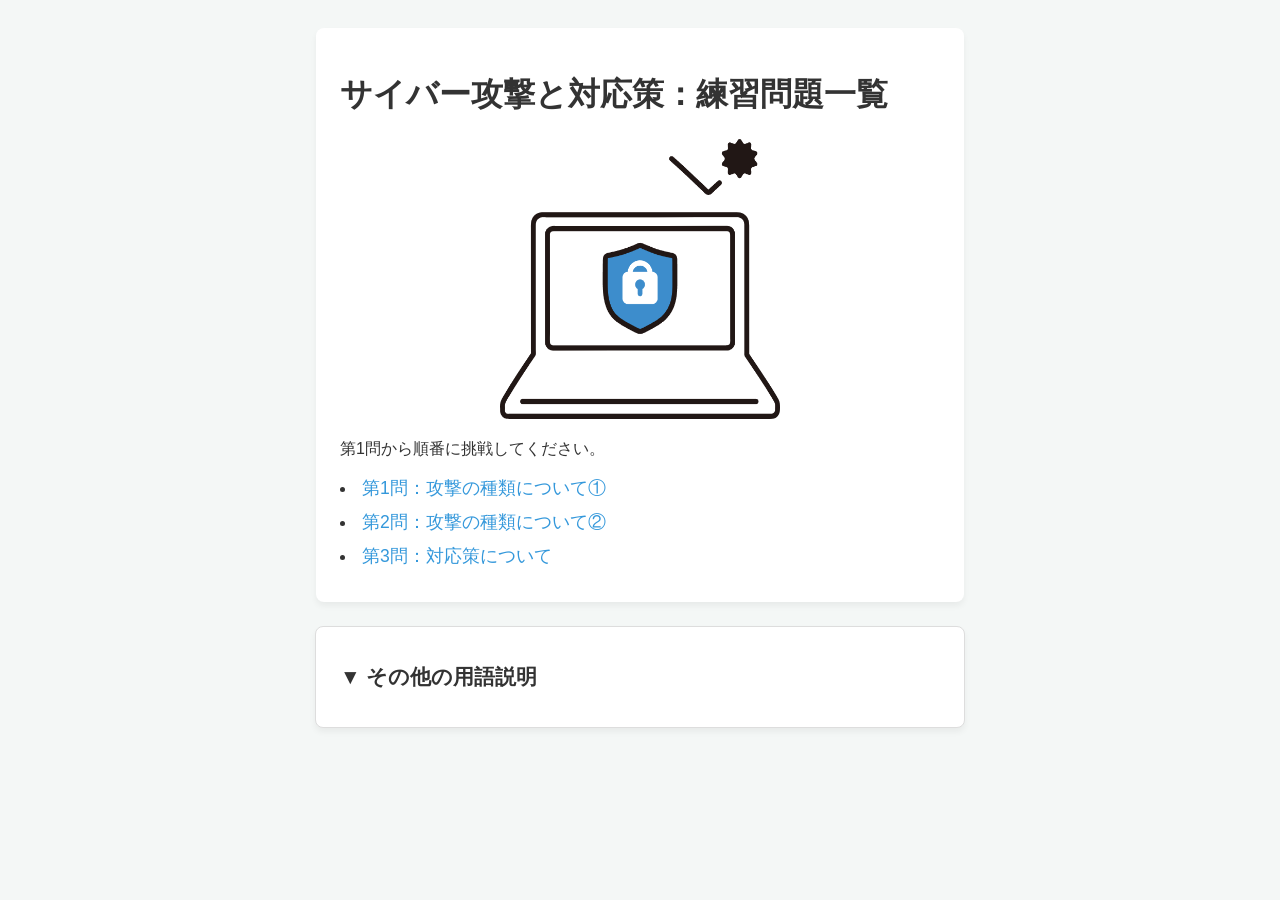
<file: fe_proj/index.html>
<!DOCTYPE html>
<html lang="ja">
<head>
  <meta charset="UTF-8">
  <title>サイバー攻撃と対応策</title>
  <!-- 検索エンジン向けのページ説明 -->
  <meta
       name="description"
       content="サイバー攻撃と対応策についての練習問題です。"
  />
  <!-- レスポンシブ対応（スマホでも適切なサイズで表示） -->
  <!-- 画面の横幅を「端末の幅」に合わせ、ページの初期ズーム倍率を「100%」にする -->
  <meta name="viewport" content="width=device-width, initial-scale=1" />
  
  <!-- 自作CSSファイルを読み込み -->
  <link rel="stylesheet" href="style.css">
  
  <style>
    body { font-family: sans-serif; padding: 20px; background-color: #f4f7f6; }
    .menu-container { max-width: 600px; margin: 0 auto; background: #fff; padding: 24px; border-radius: 8px; box-shadow: 0 4px 6px rgba(0,0,0,0.05); }
    ul { list-style-type: none; padding: 0; }
    li { margin-bottom: 10px; }
    a { text-decoration: none; color: #3498db; font-size: 1.1rem; }
    a:hover { text-decoration: underline; }
  </style>
  
</head>

<body>

  <div class="menu-container">
    <h1>サイバー攻撃と対応策：練習問題一覧</h1>
    <div style="text-align: center;">
  		<img src="images/index.png" width="280px" height="280px">
	</div>
    <p>第1問から順番に挑戦してください。</p>

    <!-- 問題一覧 -->
    <section id="questions">

        <li>
          <a href="question01.html">
            第1問：攻撃の種類について①
          </a>
        </li>

        <li>
          <a href="question02.html">
            第2問：攻撃の種類について②
          </a>
        </li>

        <li>
          <a href="question03.html">
            第3問：対応策について
          </a>
        </li>
      </ul>

    </section>

  </div>

<!-- 用語説明 -->
<section class="glossary-container">

  <details>
    <summary class="glossary-main-title">
      その他の用語説明
    </summary>

    <div class="glossary-list">

		<details class="glossary-item">
		  <summary>ARPスプーフィング</summary>
		  <div class="glossary-content">
		    LAN内で偽のARP情報をばらまき、通信先を攻撃者に誘導して通信を盗聴・改ざんする攻撃。
		  </div>
		</details>
		
		<details class="glossary-item">
		  <summary>SEOポイズニング</summary>
		  <div class="glossary-content">
		    検索エンジンの上位表示を悪用し、悪意のあるサイトへユーザーを誘導する攻撃。マルウェア配布やフィッシングサイトへの誘導などを目的とする。
		  </div>
		</details>
		
		<details class="glossary-item">
		  <summary>SQLインジェクション</summary>
		  <div class="glossary-content">
		    悪意のあるSQL文を入力として注入し、データベースを不正に操作する攻撃。情報の盗み出しや改ざん、削除などが可能になる。
		  </div>
		</details>
		
		<details class="glossary-item">
		  <summary>クリックジャッキング</summary>
		  <div class="glossary-content">
		    ユーザーが意図しないクリックをさせる攻撃。透明なボタンやレイヤーを重ねて、重要な操作（送金・設定変更など）を誤って実行させる。
		  </div>
		</details>
		
		<details class="glossary-item">
		  <summary>クレデンシャルスタッフィング</summary>
		  <div class="glossary-content">
		    漏洩したIDとパスワードの組み合わせを使い回し、別サービスへの不正ログインを試みる攻撃。
		  </div>
		</details>
		
		<details class="glossary-item">
		  <summary>クロスサイトスクリプティング（XSS）</summary>
		  <div class="glossary-content">
		    Webサイトに悪意あるスクリプトを埋め込み、閲覧したユーザーのブラウザ上で不正な処理を実行させる攻撃。Cookie盗難や偽画面表示などが起こる。
		  </div>
		</details>
		
		<details class="glossary-item">
		  <summary>サイドチャネル攻撃</summary>
		  <div class="glossary-content">
		    暗号アルゴリズムそのものではなく、処理時間・電力消費・電磁波などの副次的情報から秘密情報を推測する攻撃。
		  </div>
		</details>
		
		<details class="glossary-item">
		  <summary>辞書攻撃</summary>
		  <div class="glossary-content">
		    あらかじめ用意した単語リスト（辞書）を使い、パスワードを総当たり的に試す攻撃。よく使われるパスワードに強い。
		  </div>
		</details>
		
		<details class="glossary-item">
		  <summary>セッションハイジャック</summary>
		  <div class="glossary-content">
		    正規ユーザーのセッションIDを盗み取り、そのユーザーになりすましてシステムに不正アクセスする攻撃。
		  </div>
		</details>
		
		<details class="glossary-item">
		  <summary>ゼロデイ攻撃</summary>
		  <div class="glossary-content">
		    ソフトウェアやOSの脆弱性が修正される前（0日目）の隙を狙ったサイバー攻撃。
		  </div>
		</details>
		
		<details class="glossary-item">
		  <summary>ソーシャルエンジニアリング</summary>
		  <div class="glossary-content">
		    技術ではなく人間の心理（信頼・焦り・ミス）を利用して、パスワードや機密情報を盗み出す攻撃。
		  </div>
		</details>
		
		<details class="glossary-item">
		  <summary>中間者攻撃（Man-in-the-Middle）</summary>
		  <div class="glossary-content">
		    通信の途中に攻撃者が割り込み、通信内容を盗聴・改ざんする攻撃。
		  </div>
		</details>
		
		<details class="glossary-item">
		  <summary>DNSキャッシュポイズニング</summary>
		  <div class="glossary-content">
		    DNSサーバーのキャッシュに偽情報を注入し、正規サイトではなく悪意あるサイトへ誘導する攻撃。
		  </div>
		</details>
		
		<details class="glossary-item">
		  <summary>DoS攻撃</summary>
		  <div class="glossary-content">
		    標的サーバーに大量のアクセスを送り付け、サービスを停止させる攻撃。
		  </div>
		</details>
		
		<details class="glossary-item">
		  <summary>トロイの木馬</summary>
		  <div class="glossary-content">
		    一見無害なソフトウェアに見せかけて、裏で不正な動作を行うマルウェア。
		  </div>
		</details>
		
		<details class="glossary-item">
		  <summary>バッファオーバーフロー</summary>
		  <div class="glossary-content">
		    メモリ領域（バッファ）を超えてデータを書き込み、他の領域を破壊したり不正コードを実行させる攻撃。
		  </div>
		</details>
		
		<details class="glossary-item">
		  <summary>パスワードスプレー攻撃</summary>
		  <div class="glossary-content">
		    少数のよく使われるパスワードを多数のアカウントに試すことで、不正ログインを狙う攻撃。
		  </div>
		</details>
		
		<details class="glossary-item">
		  <summary>ブルートフォース攻撃</summary>
		  <div class="glossary-content">
		    可能なパスワードをすべて試す総当たり攻撃。
		  </div>
		</details>
		
		<details class="glossary-item">
		  <summary>ボットネット</summary>
		  <div class="glossary-content">
		    マルウェアに感染した多数の端末を遠隔操作し、攻撃者が一斉に悪用できるネットワーク。
		  </div>
		</details>
		
		<details class="glossary-item">
		  <summary>ポートスキャン攻撃</summary>
		  <div class="glossary-content">
		    サーバーの複数ポートを調べ、開いているサービスや脆弱性を探る行為。
		  </div>
		</details>
		
		<details class="glossary-item">
		  <summary>水飲み場攻撃</summary>
		  <div class="glossary-content">
		    ターゲットがよく利用するWebサイトを改ざんし、そのサイト経由でマルウェア感染させる攻撃。
		  </div>
		</details>
		
		<details class="glossary-item">
		  <summary>ランサムウェア</summary>
		  <div class="glossary-content">
		    データを暗号化し、復号と引き換えに身代金を要求するマルウェア。
		  </div>
		</details>
		
		<details class="glossary-item">
		  <summary>リスト型攻撃</summary>
		  <div class="glossary-content">
		    流出したID・パスワードの組み合わせを使い、別サイトへの不正ログインを試みる攻撃。
		  </div>
		</details>
		
		<details class="glossary-item">
		  <summary>リプレイ攻撃</summary>
		  <div class="glossary-content">
		    正規通信データを記録し、それを再送して不正認証や操作を行う攻撃。
		  </div>
		</details>
		
		<details class="glossary-item">
		  <summary>ルートキット</summary>
		  <div class="glossary-content">
		    攻撃者が不正侵入の痕跡を隠しつつ、管理者権限を維持するためのツール群。
		  </div>
		</details>

    </div>

  </details>

</section>


</body>
</html>
</file>
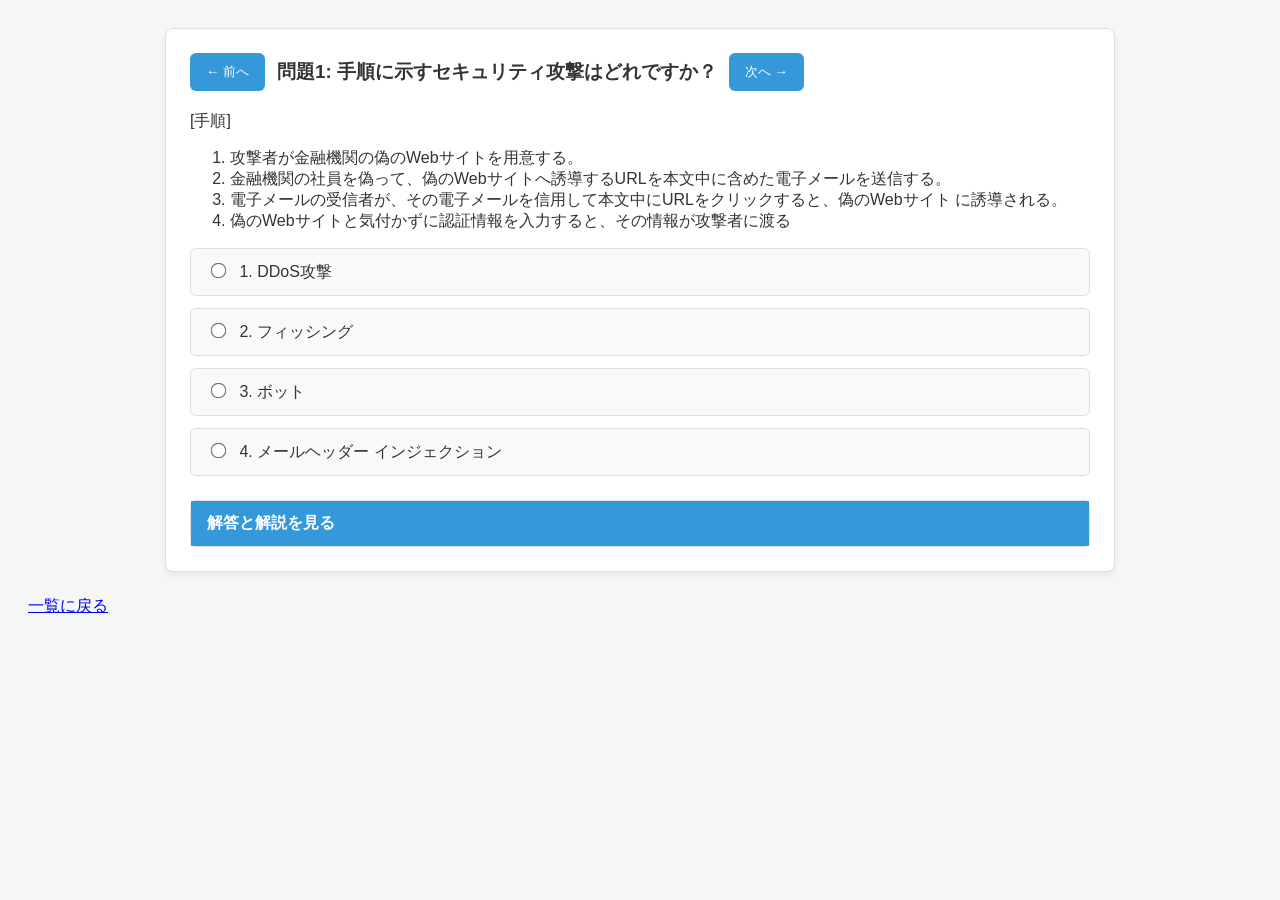
<file: fe_proj/question01.html>
<!doctype html>
<html lang="ja">
    <head>
        <meta charset="UTF-8" />
        <title>基本情報技術者 フィッシング練習問題</title>
        <link rel="stylesheet" href="style.css" />
    </head>
    <body>
        <div class="quiz-container">
			
			<!-- ▼追加：問題ヘッダー -->
			<div class="question-header">
				
				<!-- ▼追加：先頭ページボタン -->
        		<button 
        		 class="nav-btn prev-btn"
        		 onclick="location.href='index.html'">
            		← 前へ
        		</button>

        		<!-- ▼既存：問題文 -->	
 	       	    <h3 class="quiz-question">
				問題1: 手順に示すセキュリティ攻撃はどれですか？
				</h3>
				
				<!-- ▼追加：次の問題ボタン -->
        		<button
        		 class="nav-btn next-btn"
        		 onclick="location.href='question02.html'">
        		    次へ →
        		</button>
        		
			</div>
            
            <div>
				<!-- ▼既存：選択肢 -->
				<p>[手順]</p>
				
				<ol>
					<li>攻撃者が金融機関の偽のWebサイトを用意する。</li>
					<li>金融機関の社員を偽って、偽のWebサイトへ誘導するURLを本文中に含めた電子メールを送信する。</li>
					<li>電子メールの受信者が、その電子メールを信用して本文中にURLをクリックすると、偽のWebサイト
					    に誘導される。</li>
					<li>偽のWebサイトと気付かずに認証情報を入力すると、その情報が攻撃者に渡る</li>
				</ol>
			</div>
			
			<!-- ▼既存：選択肢 -->
            <form class="quiz-options">
                <label>
                    <input type="radio" name="q1" value="1" /> 1. DDoS攻撃
                </label>
                <label>
                    <input type="radio" name="q1" value="2" /> 2. フィッシング
                </label>
                <label>
                    <input type="radio" name="q1" value="3" /> 3. ボット
                </label>
                <label>
                    <input type="radio" name="q1" value="4" /> 4. メールヘッダー
                    インジェクション
                </label>
            </form>

            <details class="quiz-answer">
				<!-- ▼修正①：全体をdetailsで折りたたみ化（解説の開閉UI） -->
                <summary>解答と解説を見る</summary>
                
                <!-- ▼修正②：正解と解説を分離して「ブロック化」 -->
                <!-- ■ 正解ブロック（赤枠で強調） -->
                <div class="answer-box correct-box">

					<!-- ▼修正③：見出しを追加（構造を明確化） -->
        			<div class="answer-title">正解：</div>
        			
        			    <!-- ▼修正④：本文を分離（視認性向上） -->
        				<div class="answer-text">
            			2. フィッシング
        				</div>
        				
        			</div>

                    <!-- ■ 解説ブロック（青枠で強調） -->
    				<div class="answer-box explanation-box">
						
        				<!-- ▼修正⑤：見出し追加（正解と区別） -->
        				<div class="answer-title">解説：</div>
        				
        				    <!-- ▼修正⑥：長文を整理（読みやすさ改善） -->
        					<div class="answer-text">
								
                        	フィッシング(phishing)は、銀行やクレジットカード会社、ショッピングサイトなどの<b>有名企業を装
                        	ったメールを送付</b>し、メール本文内のハイパーリングをクリックさせることで、本物そっくりな<b>偽のWebサイト</b>
                        	に誘導し、設置してある入力フォームに入力した情報などの<b>個人情報</b>を<b>不正に搾取</b>する行為
                        	です。<br><br>
                        	<strong>1.解説：</strong><br />
                       		DDos攻撃とは、悪意を持った第三者が複数のデバイスを乗っ取り、標的のWebサイトやサーバーへ一斉に大量のアクセスやデータを送りつけるサイバー攻撃です。<br><br>
                        	<strong>3.解説：</strong><br />
                        	ボットとは、自動化されたプログラム(ボット）を用いてWebサイトの破壊、データの窃取、不正購入などを大規模かつ高速に行う攻撃のことです。<br><br>
                        	<strong>4.解説：</strong><br />
                        	メールヘッダーインジェクションとは、Webサイトのお問い合わせフォームなどで入力された内容に、攻撃者が「改行コード」や「不正なヘッダー情報」を紛れ込ませることで、メールの送信処理を意図的に操作するサイバー攻撃です。
                        	
                        	<br><br>
        					（<a href="https://www.fe-siken.com/kakomon/25_haru/q38.html">基本情報技術者試験 平成25年春期 問38</a> を参考に一部改変）
        					
        					<!-- ▼追加：次の問題ボタン -->
        					<button
        		 				class="nav-btn next-btn"
        		 				onclick="location.href='question02.html'">
        		    				次へ →
        					</button>
        					
                    	</div>
                	</div>
            </details>
        </div>
        
		 <div>
			<a href="index.html">一覧に戻る</a>
		</div>       

    </body>
</html>
</file>
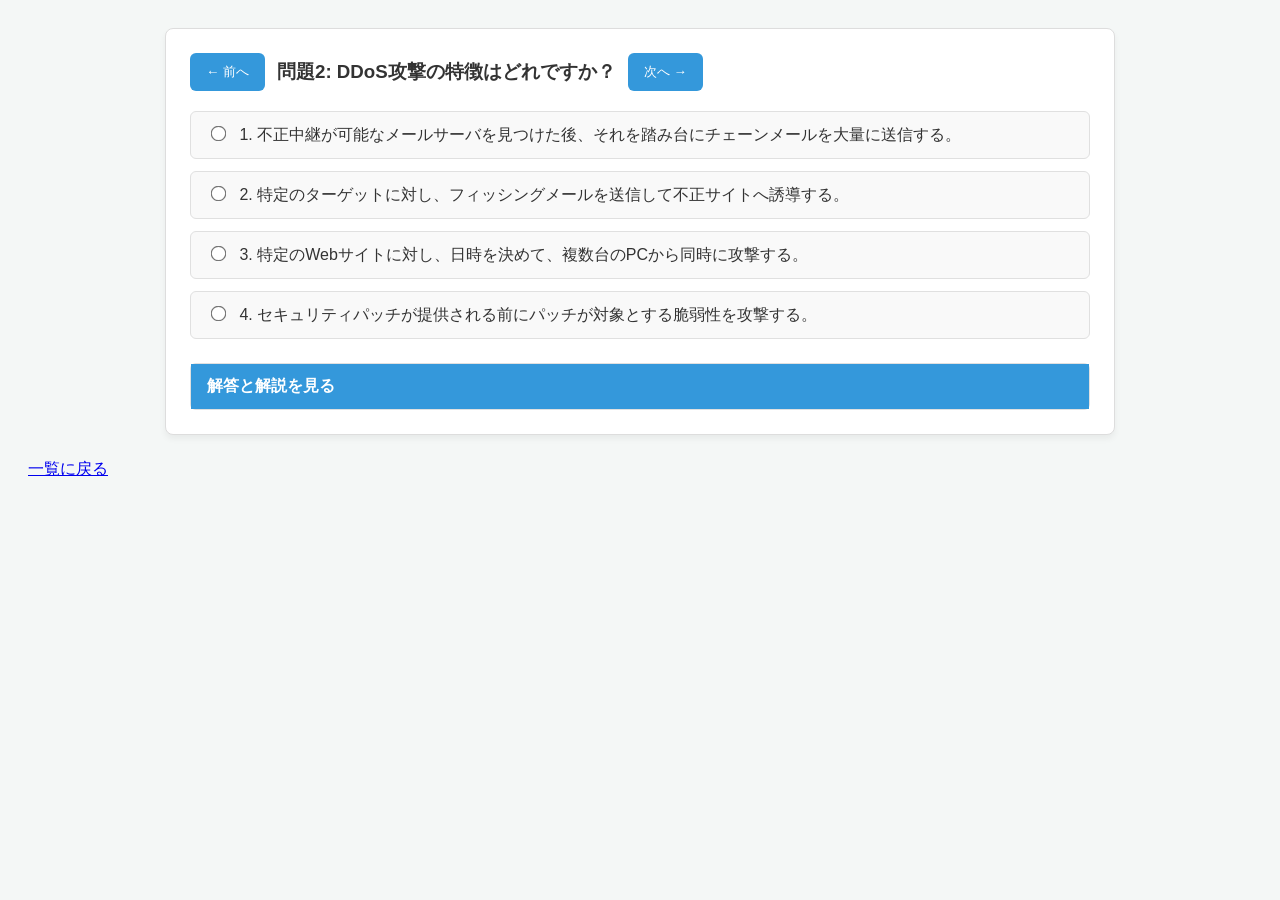
<file: fe_proj/question02.html>
<!doctype html>
<html lang="ja">
    <head>
        <meta charset="UTF-8" />
        <title>基本情報技術者 DDoS攻撃練習問題</title>
        <link rel="stylesheet" href="style.css" />
    </head>
    <body>
        <div class="quiz-container">
			
			<!-- ▼追加：問題ヘッダー -->
   			<div class="question-header">
				   
				<!-- ▼追加：前の問題ボタン -->
        		<button 
        		 class="nav-btn prev-btn"
        		 onclick="location.href='question01.html'">
            		← 前へ
        		</button>

        		<!-- ▼既存：問題文 -->
				<h3 class="quiz-question">
				問題2: DDoS攻撃の特徴はどれですか？
				</h3>
				
				<!-- ▼追加：次の問題ボタン -->
        		<button
        		 class="nav-btn next-btn"
        		 onclick="location.href='question03.html'">
        		    次へ →
        		</button>

    		</div>
    		
			<!-- ▼既存：選択肢 -->
	        <form class="quiz-options">
                <label>
                    <input type="radio" name="q1" value="1" /> 
                    1. 不正中継が可能なメールサーバを見つけた後、それを踏み台にチェーンメールを大量に送信する。
                </label>
                <label>
                    <input type="radio" name="q1" value="2" /> 
                    2. 特定のターゲットに対し、フィッシングメールを送信して不正サイトへ誘導する。
                </label>
                <label>
                    <input type="radio" name="q1" value="3" /> 
                    3. 特定のWebサイトに対し、日時を決めて、複数台のPCから同時に攻撃する。
                </label>
                <label>
                    <input type="radio" name="q1" value="4" /> 
                    4. セキュリティパッチが提供される前にパッチが対象とする脆弱性を攻撃する。
                </label>
            </form>

            <details class="quiz-answer">
				<!-- ▼修正①：全体をdetailsで折りたたみ化（解説の開閉UI） -->
                <summary>解答と解説を見る</summary>
                
                <!-- ▼修正②：正解と解説を分離して「ブロック化」 -->
                <!-- ■ 正解ブロック（赤枠で強調） -->
                <div class="answer-box correct-box">
					
                    <!-- ▼修正③：見出しを追加（構造を明確化） -->
        			<div class="answer-title">正解：</div>
        			
        			    <!-- ▼修正④：本文を分離（視認性向上） -->
        				<div class="answer-text">
            			3. 特定のWebサイトに対し、日時を決めて、複数台のPCから同時に攻撃する。
        				</div>
        				
                    </div>
                    
                    <!-- ■ 解説ブロック（青枠で強調） -->
    				<div class="answer-box explanation-box">
						
        				<!-- ▼修正⑤：見出し追加（正解と区別） -->
        				<div class="answer-title">解説：</div>
        				
        				    <!-- ▼修正⑥：長文を整理（読みやすさ改善） -->
        					<div class="answer-text">
                        
            				1. 不正中継が可能なメールサーバを見つけた後、それを踏み台にチェーンメールを大量に送信する。
            				<br>
            				→ スパムメール送信行為の特徴です。
            				<br><br>

            				2. 特定のターゲットに対し、フィッシングメールを送信して不正サイトへ誘導する。
            				<br>
            				→ フィッシングの特徴です。
							<br><br>

            				4. セキュリティパッチが提供される前にパッチが対象とする脆弱性を攻撃する。
            				<br>
            				→ ゼロデイ攻撃の特徴です。
            				<br><br>
            				（<a href="https://www.ap-siken.com/kakomon/27_aki/q42.html">応用情報技術者試験 平成27年秋期 午前 問42</a> を参考に一部改変）

        					<!-- ▼追加：次の問題ボタン -->
        					<button
        		 				class="nav-btn next-btn"
        		 				onclick="location.href='question03.html'">
        		    				次へ →
        					</button>

        				</div>
                	</div>
            </details>
        </div>
        
        <div>
			<a href="index.html">一覧に戻る</a>
		</div>
		
    </body>
</html>
</file>
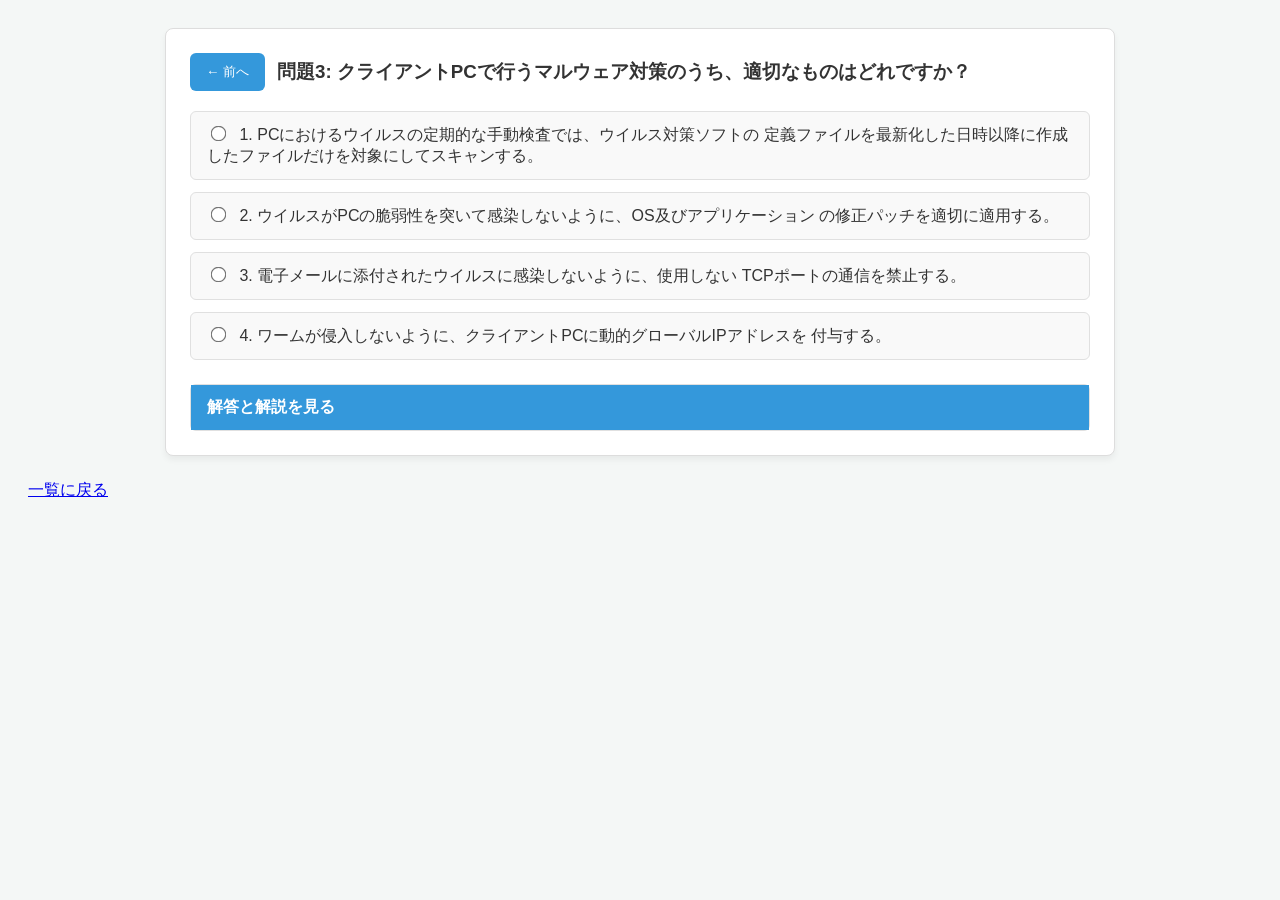
<file: fe_proj/question03.html>
<!doctype html>
<html lang="ja">
    <head>
        <meta charset="UTF-8" />
        <title>基本情報技術者 マルウェア練習問題</title>
        <link rel="stylesheet" href="style.css" />
    </head>
    <body>
        <div class="quiz-container">
			
			<form action="question02.html">
				
				<!-- ▼追加：問題ヘッダー -->
   				<div class="question-header">
				   
				<!-- ▼追加：前の問題ボタン -->
        		<button class="nav-btn prev-btn">
            		← 前へ
        		</button>

        		<!-- ▼既存：問題文 -->
				<h3 class="quiz-question">
				問題3: クライアントPCで行うマルウェア対策のうち、適切なものはどれですか？
				</h3>
				
    			</div>
			</form>
			
			<!-- ▼既存：選択肢 -->
            <form class="quiz-options">
                <label>
                    <input type="radio" name="q3" value="1" /> 1. PCにおけるウイルスの定期的な手動検査では、ウイルス対策ソフトの
                    定義ファイルを最新化した日時以降に作成したファイルだけを対象にしてスキャンする。
                </label>
                <label>
                    <input type="radio" name="q3" value="2" /> 2. ウイルスがPCの脆弱性を突いて感染しないように、OS及びアプリケーション
                    の修正パッチを適切に適用する。
                </label>
                <label>
                    <input type="radio" name="q3" value="3" /> 3. 電子メールに添付されたウイルスに感染しないように、使用しない
                    TCPポートの通信を禁止する。
                </label>
                <label>
                    <input type="radio" name="q3" value="4" /> 4. ワームが侵入しないように、クライアントPCに動的グローバルIPアドレスを
                    付与する。
                </label>
            </form>

            <details class="quiz-answer">
                <summary>解答と解説を見る</summary>
                
                <div class="answer-box correct-box">
					
					<div class="answer-title">正解：</div>
						<div class="answer-text">
            			2. ウイルスがPCの脆弱性を突いて感染しないように、OS及びアプリケーションの修正パッチを適切に適用する。
        				</div>
                    </div>
                    
                    
                <div class="answer-box explanation-box">
					
					<div class="answer-title">解説：</div>
					
						<div class="answer-text">
            				1. 定義ファイルの更新以前にファイルがウイルスに感染している可能性があるため不適切です。</br>
							<br>
            				3.電子メールは平時使用されるサービスなので、ポート(TCP25)を塞ぐとウイルス以外の通常のメールが利用できなくなってしまいます。</br>
        					<br>
        					4. グローバルIPアドレスを直接付与すると、ワームなどのマルウェアに感染するリスクが高まるため不適切です。</br>
        					<br>
        					（<a href="https://www.fe-siken.com/kakomon/25_aki/q42.html">基本情報技術者試験 平成25年秋期 問42</a> から引用）
        				</div> 			
        			
                </div>    
            </details>
        </div>
        
        <div class="return-index">
			<a href="index.html">一覧に戻る</a>
		</div>
		
    </body>
</html>
</file>
<file: fe_proj/style.css>
/* 全体のフォント設定 */
body {
    font-family:
        "Helvetica Neue", Arial, "Hiragino Kaku Gothic ProN", "Hiragino Sans",
        Meiryo, sans-serif;
    color: #333;
    padding: 20px;
    background-color: #f4f7f6;
}

html {
    overflow-y: scroll;
}

/* ▼修正：問題の枠組み */
.quiz-container {
    background-color: #ffffff;
    border: 1px solid #ddd;
    border-radius: 8px;
    padding: 24px;
    width: 90%; /* 画面の90%まで使用 */
    max-width: 900px; /* 600px → 1000px */
    margin: 0 auto 24px auto;
    box-shadow: 0 4px 6px rgba(0, 0, 0, 0.05);
}

/* ▼追加：問題タイトルとボタンを横並び */
.question-header {
    display: flex; /* 横並び */
    align-items: center; /* 縦位置中央 */
    justify-content: flex-start; /* 左右配置 */
    gap: 12px; /* 要素間余白 */
    margin-bottom: 20px;
}

/* ▼修正：問題文 */
.quiz-question {
    margin: 0;
}

/* ▼追加：ナビゲーションボタン */
.nav-btn {
    padding: 10px 16px;
    background-color: #3498db;
    color: white;
    border: none;
    border-radius: 6px;
    cursor: pointer;
    white-space: nowrap;
}

/* ▼追加：ホバー時 */
.nav-btn:hover {
    background-color: #2980b9;
}

/* 選択肢のレイアウト */
.quiz-options {
    display: flex;
    flex-direction: column;
    gap: 12px; /* 選択肢同士の隙間 */
    margin-bottom: 24px;
}

/* 選択肢のラベル（クリックしやすくする） */
.quiz-options label {
    display: block;
    padding: 12px 16px;
    background-color: #f9f9f9;
    border: 1px solid #e0e0e0;
    border-radius: 6px;
    cursor: pointer;
    transition: all 0.2s ease;
}

/* マウスを乗せた時の効果 */
.quiz-options label:hover {
    background-color: #eef5fa;
    border-color: #3498db;
}

/* ラジオボタン自体の余白調整 */
.quiz-options input[type="radio"] {
    margin-right: 10px;
    transform: scale(1.2); /* 少し大きくして押しやすく */
}

/* 解答・解説の開閉部分 */
.quiz-answer {
    background-color: #fcfcfc;
    border: 1px solid #e0e0e0;
    border-radius: 6px;
/*    overflow: hidden;*/
}

/* 「解答と解説を見る」のテキスト部分 */
.quiz-answer summary {
    padding: 12px 16px;
    font-weight: bold;
    color: #ffffff;
    background-color: #3498db;
    cursor: pointer;
    list-style: none; /* デフォルトの三角形を消す（一部ブラウザ用） */
}

/* デフォルトの三角形を消す（Safari等用） */
.quiz-answer summary::-webkit-details-marker {
    display: none;
}

/* 開いたときの解説の中身 */
.answer-content {
    padding: 16px;
    border-top: 1px solid #e0e0e0;
}

/*
.correct-answer {
    color: #e74c3c;
    font-size: 1.1rem;
    margin-top: 0;
}

.explanation {
    margin-bottom: 0;
    line-height: 1.6;
}
*/

/* ▼追加：正解・解説をブロック化するための共通枠 */
.answer-box {
    margin-top: 12px;
    padding: 12px 16px;
    border-radius: 6px;
    border: 1px solid #ddd;
    background: #fff;
}

/* ▼追加：正解を強調表示（赤ライン） */
.correct-box {
    border-left: 6px solid #e74c3c;
}

/* ▼追加：正解文を赤字＋少し大きく表示 */
.correct-box .answer-text {
    color: #e74c3c;
    font-size: 1.1rem;
    font-weight: bold;
}

/* ▼追加：解説を区別表示（青ライン） */
.explanation-box {
    border-left: 6px solid #3498db;
}

/* ▼追加：見出し（正解・解説ラベル） */
.answer-title {
    font-weight: bold;
    margin-bottom: 6px;
}

/* ▼追加：本文の読みやすさ改善 */
.answer-text {
    line-height: 1.6;
}

/* =========================
   用語説明ブロック全体
========================= */

/* レイアウト */
.glossary-container {
    max-width: 600px;
    margin: 24px auto 0 auto;
    background-color: #ffffff;
    border: 1px solid #ddd;
    border-radius: 8px;
    padding: 24px;
    box-shadow: 0 4px 6px rgba(0, 0, 0, 0.05);
}

/* 余白調整 */
.glossary-container details {
    margin: 0;
}

/* 用語説明タイトル */
.glossary-main-title {
    font-size: 1.3rem;
    font-weight: bold;
    cursor: pointer;
    list-style: none;
    padding: 12px 0;
    transition: background-color 0.2s ease, color 0.2s ease;
    border-radius: 6px;
}

/* ホバー時 */
.glossary-main-title:hover {
    background-color: #f2f2f2; /* 薄いグレー */
    color: #333;
}

/* クリック中（押下時） */
.glossary-main-title:active {
    background-color: #e0e0e0;
}

/* 開いている状態の見た目 */
details[open] .glossary-main-title {
    background-color: #f7f7f7;
}

.glossary-main-title::marker {
    display: none;
}

/* 矢印をCSSで制御したい場合 */
.glossary-main-title::before {
    content: "▼ ";
    transition: transform 0.2s ease;
}

/* 開いたとき */
details[open] .glossary-main-title::before {
    content: "▲ ";
}

/* Safari用 */
.glossary-main-title::-webkit-details-marker {
    display: none;
}

/* 用語一覧 */
.glossary-list {
    margin-top: 16px;
}

/* 各用語 */
.glossary-item {
    margin-bottom: 12px;
    border: 1px solid #e0e0e0;
    border-radius: 6px;
    overflow: hidden;
}

/* 用語タイトル */
.glossary-item summary {
    padding: 14px 16px;
    background-color: #3498db;
    color: white;
    font-weight: bold;
    cursor: pointer;
    list-style: none;
    transition: background-color 0.2s ease;
}

/* Safari用 */
.glossary-item summary::-webkit-details-marker {
    display: none;
}

/* ホバー */
.glossary-item summary:hover {
    background-color: #2980b9;
}

/* 開いた時 */
.glossary-item[open] summary {
    background-color: #2c3e50;
}

/* 説明文 */
.glossary-content {
    padding: 16px;
    background-color: #fcfcfc;
    line-height: 1.6;
    border-top: 1px solid #e0e0e0;
}
</file>
